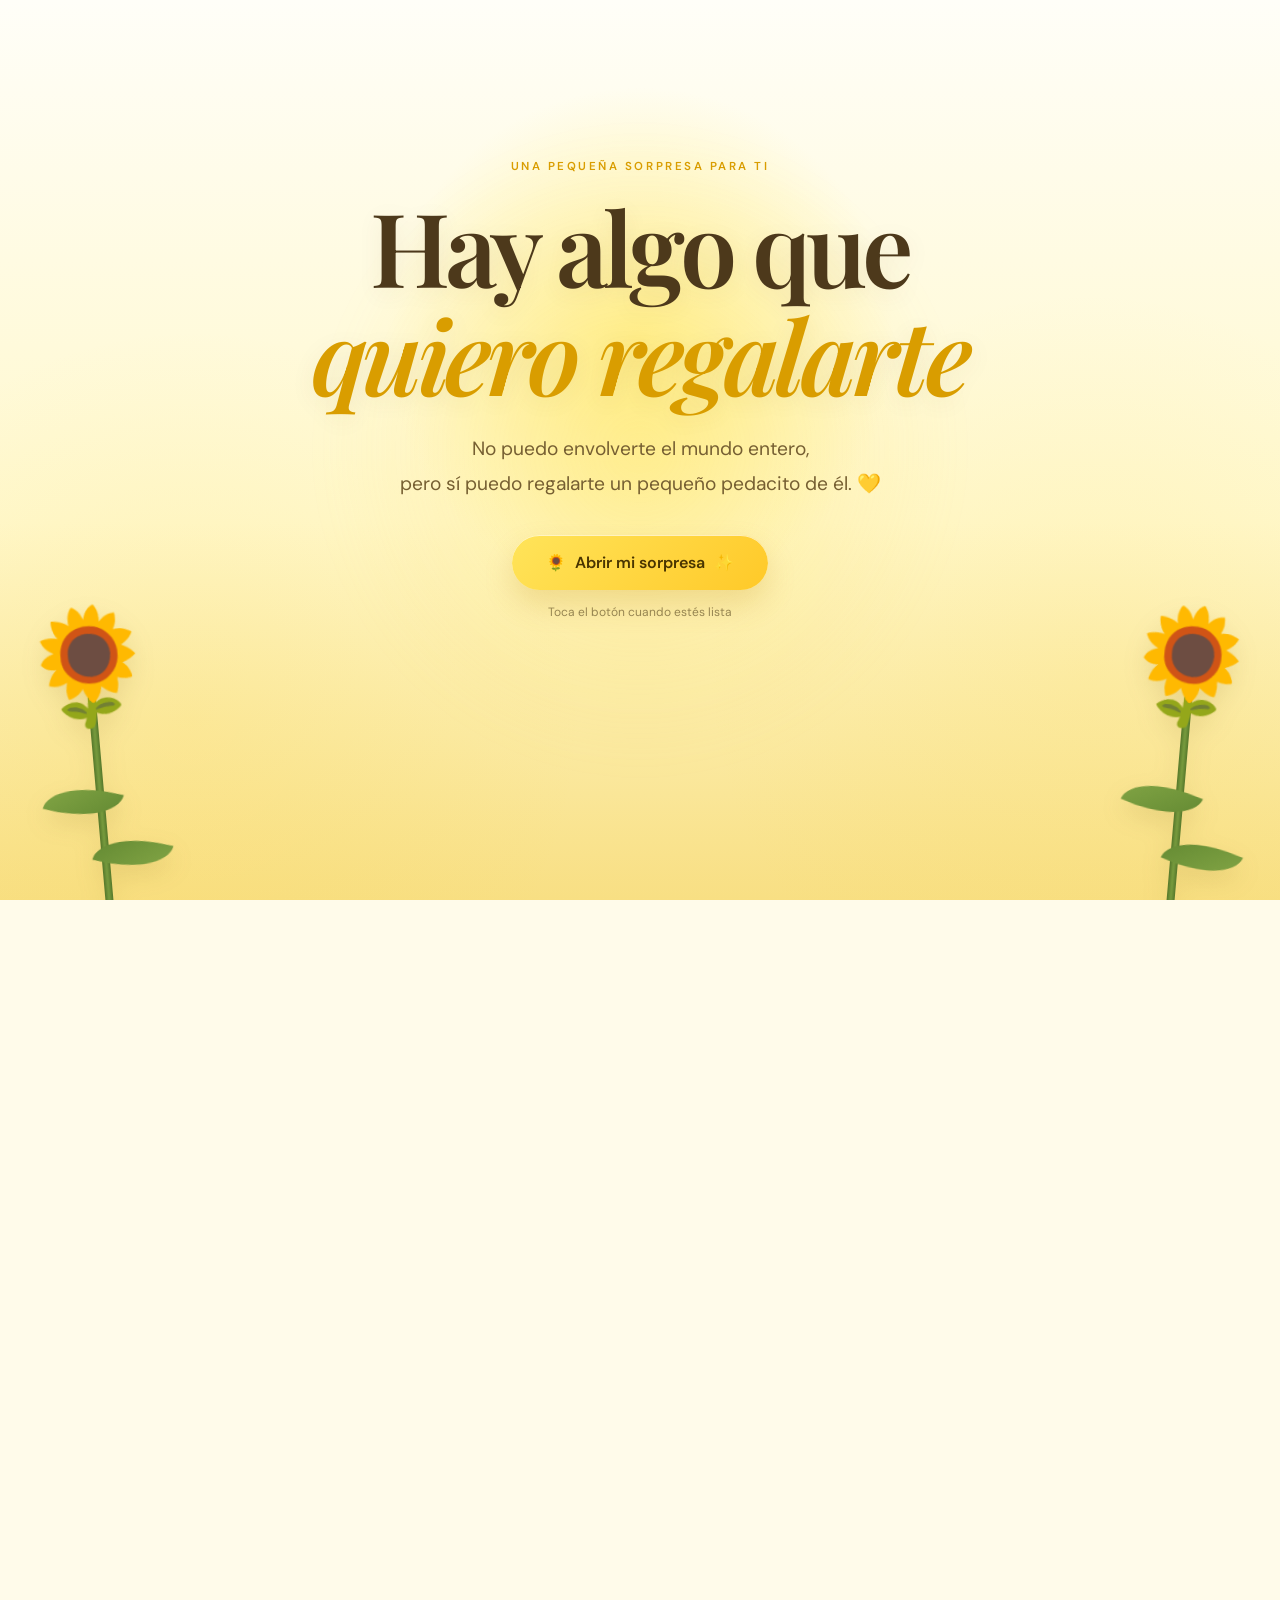
<file: index.html>
<!DOCTYPE html>
<html lang="es">
<head>
  <meta charset="UTF-8">
  <link rel="icon" href="imagens/icons.png">
  <meta name="viewport" content="width=device-width, initial-scale=1.0">
  <meta name="theme-color" content="#fff4a8">
  <meta name="description" content="Una pequeña sorpresa hecha especialmente para ti.">
  <title>Para ti 🌻</title>
   <link rel="stylesheet"
          href="static/css/style.css">
</head>
<body>
  <div class="petals" id="petals" aria-hidden="true"></div>

  <main class="hero" id="hero">
    <div class="sun-glow"></div>

    <div class="flower flower-left" aria-hidden="true">
      <span class="stem"></span>
      <span class="leaf leaf-a"></span>
      <span class="leaf leaf-b"></span>
      <span class="head">🌻</span>
    </div>

    <div class="flower flower-right" aria-hidden="true">
      <span class="stem"></span>
      <span class="leaf leaf-a"></span>
      <span class="leaf leaf-b"></span>
      <span class="head">🌻</span>
    </div>

    <section class="welcome">
      <p class="eyebrow">Una pequeña sorpresa para ti</p>
      <h1>Hay algo que<br><span>quiero regalarte</span></h1>
      <p class="intro">
        No puedo envolverte el mundo entero,<br>
        pero sí puedo regalarte un pequeño pedacito de él. 💛
      </p>

      <button class="surprise-btn" id="surpriseBtn">
        <span>🌻</span>
        Abrir mi sorpresa
        <span>✨</span>
      </button>

      <p class="hint">Toca el botón cuando estés lista</p>
    </section>
  </main>

  <section class="reveal" id="reveal" aria-hidden="true">
    <div class="reveal-card">
      <div class="mini-bouquet">🌻🌻🌻</div>
      <p class="eyebrow">Para ti, con cariño</p>
      <h2>Porque te mereces<br><span>flores amarillas</span></h2>
      <p>
        Esto apenas comienza... 💛<br>
        Hay más sorpresas esperándote.
      </p>
      <button class="continue-btn" id="continueCarta">Seguir 🌻</button>
    </div>
  </section>

  <script src="static/js/app.js"></script>
</body>
</html>
</file>
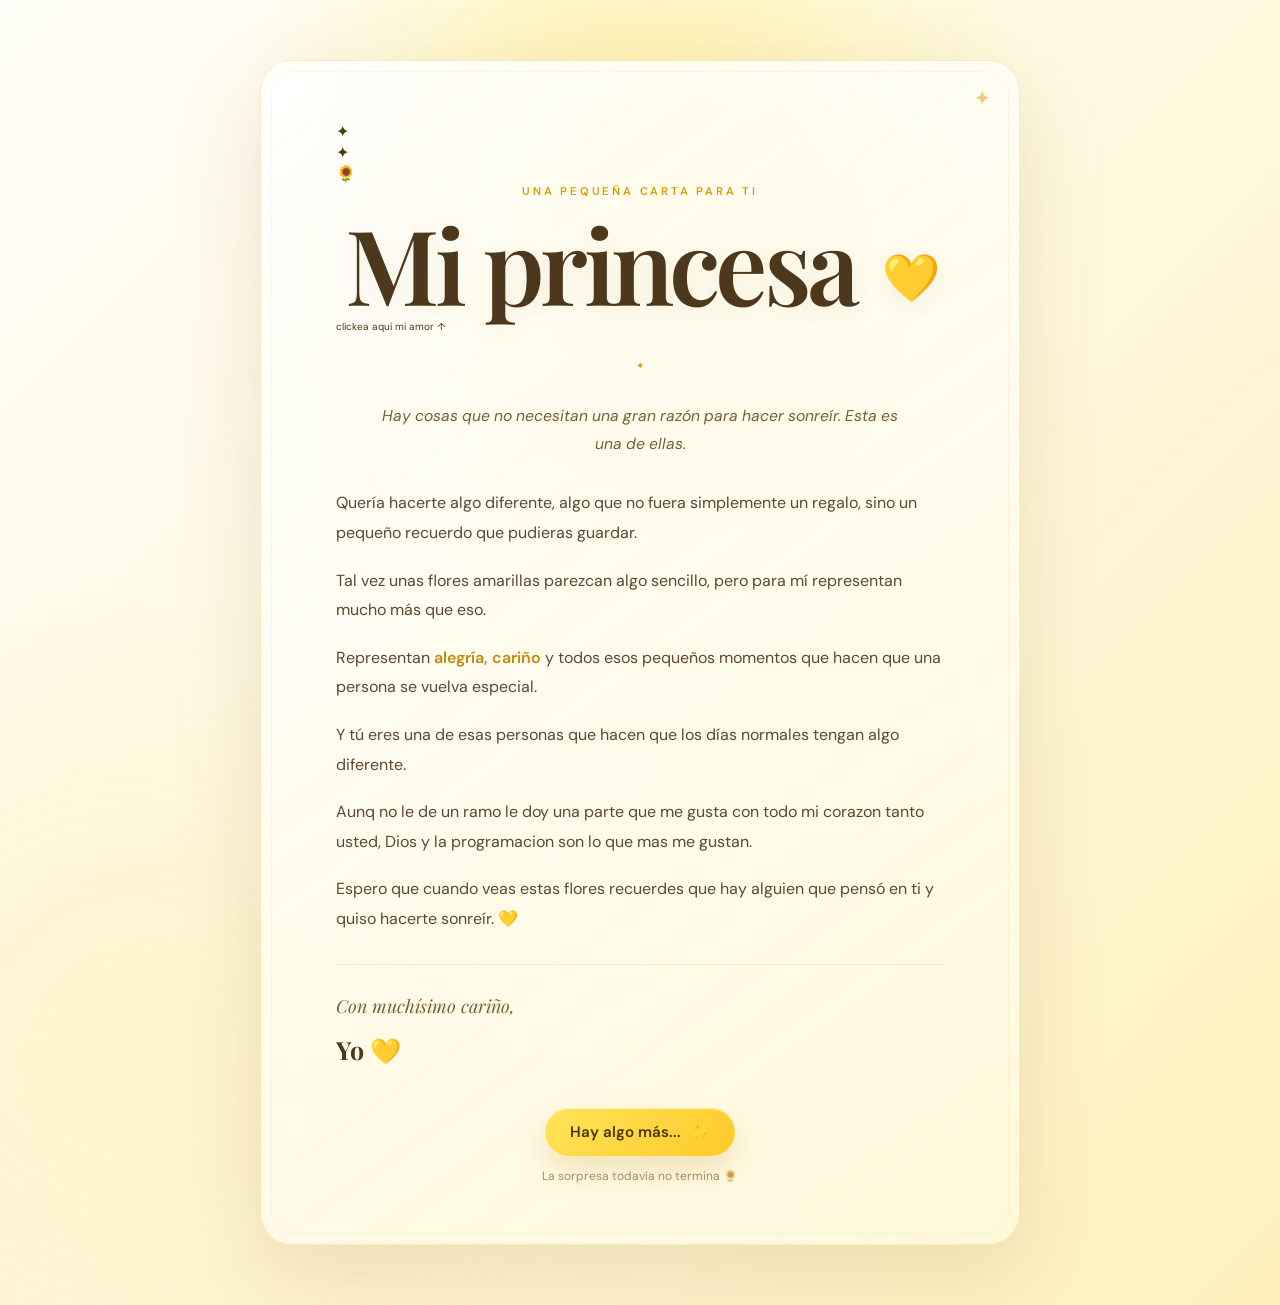
<file: carta.html>
<!DOCTYPE html>
<html lang="es">
<head>
    <meta charset="UTF-8">
    <link rel="icon" href="imagens/icons.png">
    <meta name="viewport" content="width=device-width, initial-scale=1.0">

    <meta name="theme-color" content="#fff7d6">
    <meta name="description" content="Una pequeña carta especial para ti.">

    <title>Para mi princesa 💛</title>

    <link rel="preconnect" href="https://fonts.googleapis.com">
    <link rel="preconnect" href="https://fonts.gstatic.com" crossorigin>

    <link href="https://fonts.googleapis.com/css2?family=DM+Sans:wght@400;500;600&family=Playfair+Display:wght@500;600&display=swap" rel="stylesheet">

    <link rel="stylesheet"
          href="static/css/style.css">
</head>

<body>

    <!-- Fondo -->
    
    <div class="background-glow"></div>
    <audio id="audio" loop preload="auto">
    <source src="assets/musica1.mp3" type="audio/mp3">
</audio>

    <main class="letter-page">

        <section class="letter-card">

            <!-- Decoraciones -->
            <div class="card-decoration decoration-top">✦</div>
            <div class="card-decoration decoration-bottom">✦</div>

            <header class="letter-header">
                
                <div class="little-flower" ">
                    🌻
                </div>
                </div>


                <p class="eyebrow">
                    UNA PEQUEÑA CARTA PARA TI
                </p>
                <div id="start-screen" class="hidden" style="display: none;"></div>
                <div id="start-heart" aria-hidden="true">
                <h1>
                    Mi princesa
                    <span class="title-heart">💛</span>
                </h1>
                </div>
                <div class="divider1">
                    <span>clickea aqui mi amor ↑</span>
                    
                </div>
                <div class="divider">
                    <span>✦</span>
                    
                </div>

                <p class="intro">
                    Hay cosas que no necesitan una gran razón
                    para hacer sonreír. Esta es una de ellas.
                </p>

            </header>


            <div class="letter-content">

                <p>
                    Quería hacerte algo diferente, algo que no fuera
                    simplemente un regalo, sino un pequeño recuerdo
                    que pudieras guardar.
                </p>

                <p>
                    Tal vez unas flores amarillas parezcan algo
                    sencillo, pero para mí representan mucho más
                    que eso.
                </p>

                <p>
                    Representan <span class="highlight">alegría, cariño</span>
                    y todos esos pequeños momentos que hacen que una
                    persona se vuelva especial.
                </p>

                <p>
                    Y tú eres una de esas personas que hacen que los
                    días normales tengan algo diferente.
                </p>
                <p>
                    Aunq no le de un ramo le doy una parte que me gusta
                    con todo mi corazon tanto usted, Dios y la programacion
                    son lo que mas me gustan.
                </p>
                <p>
                    Espero que cuando veas estas flores recuerdes
                    que hay alguien que pensó en ti y quiso
                    hacerte sonreír.
                    <span>💛</span>
                </p>

                <div class="signature">
                    <span>Con muchísimo cariño,</span>
                    <strong>Yo 💛</strong>
                </div>

            </div>


            <footer class="letter-footer">

                <button
                    type="button"
                    class="continue-btn"
                    id="continueBtn">

                    <span>Hay algo más...</span>
                    <span class="button-icon">✨</span>

                </button>

                <p class="small-hint">
                    La sorpresa todavía no termina 🌻
                </p>

            </footer>

        </section>

    </main>


    <!-- Pantalla de sorpresa -->
    <div class="surprise" id="surprise">

        <div class="surprise-card">

            <button class="close-btn" id="closeBtn">
                ×
            </button>

            <a href="agujero-negro-flor-amarillas.html" class="surprise-flower">
                🌻
            </a>

            <p class="surprise-small">
                Y esto es para ti...
            </p>

            <h2>
                Porque eres<br>
                <span>especial 💛</span>
            </h2>

            <p>
                Espero que esta pequeña sorpresa
                te haya sacado aunque sea una sonrisa.
            </p>

            <div class="surprise-hearts">
                🌻 💛 🌻
            </div>

        </div>

    </div>


    <script src="static/js/app.js"></script>

</body>
</html>
</file>
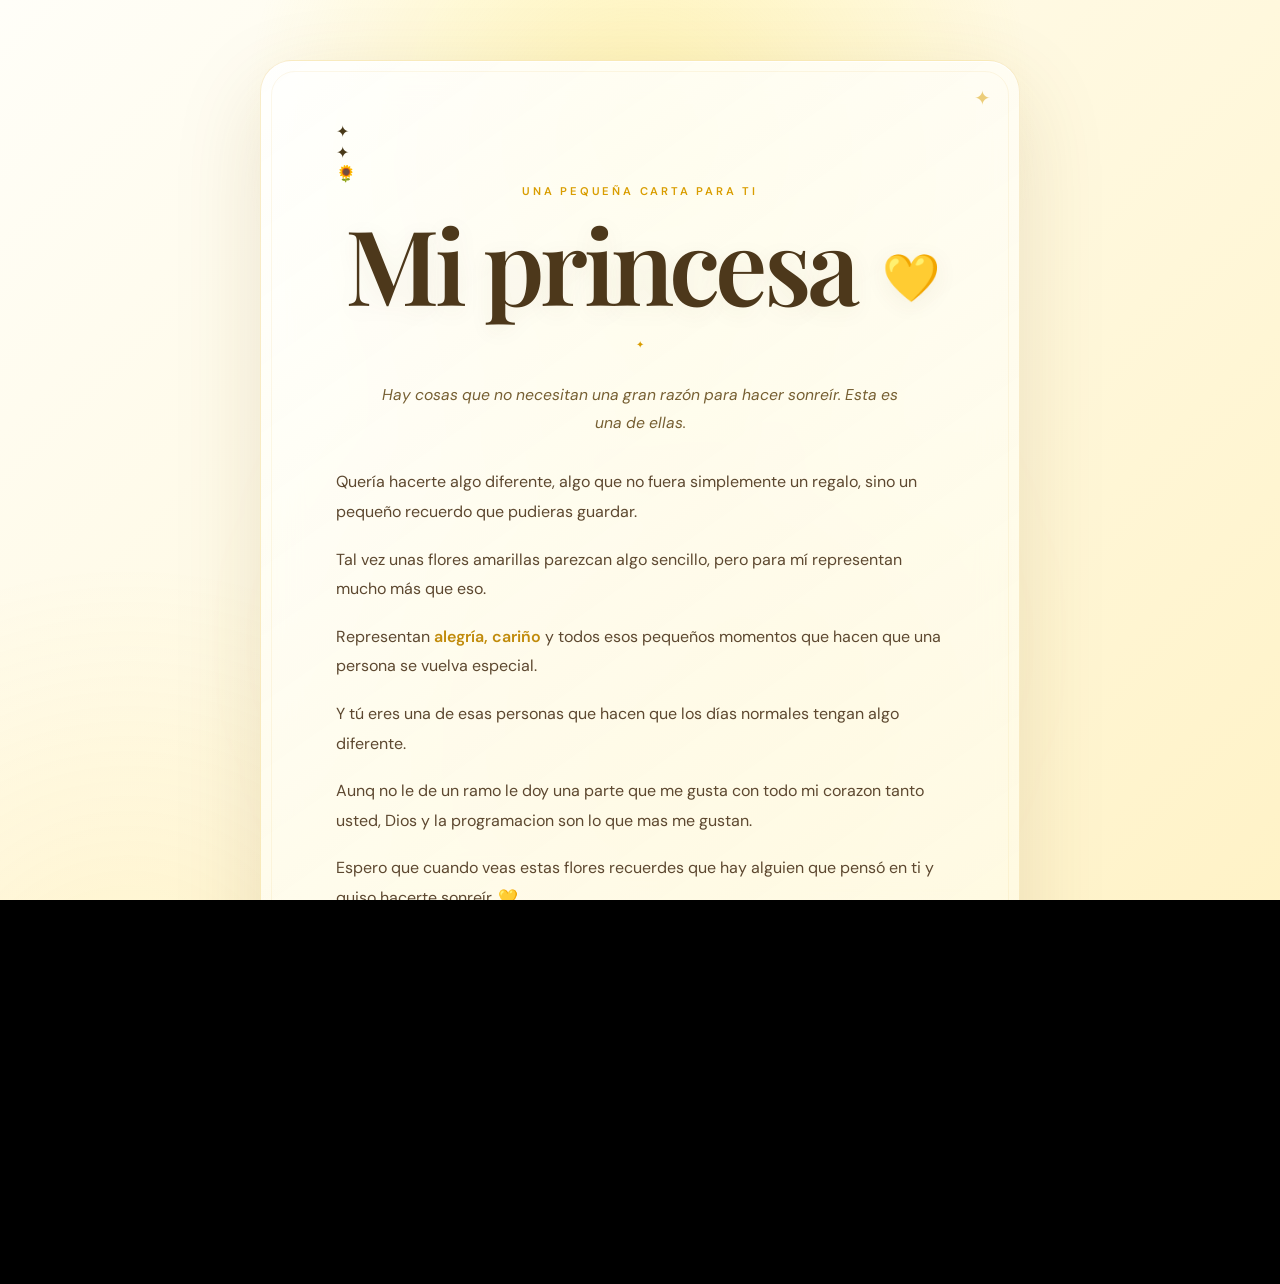
<file: templastes/carta.html>
<!DOCTYPE html>
<html lang="es">
<head>
    <meta charset="UTF-8">
    <link rel="icon" href="imagens/icons.png">
    <meta name="viewport" content="width=device-width, initial-scale=1.0">

    <meta name="theme-color" content="#fff7d6">
    <meta name="description" content="Una pequeña carta especial para ti.">

    <title>Para mi princesa 💛</title>

    <link rel="preconnect" href="https://fonts.googleapis.com">
    <link rel="preconnect" href="https://fonts.gstatic.com" crossorigin>

    <link href="https://fonts.googleapis.com/css2?family=DM+Sans:wght@400;500;600&family=Playfair+Display:wght@500;600&display=swap" rel="stylesheet">

    <link rel="stylesheet"
          href="static/css/style.css">
</head>

<body>

    <!-- Fondo -->
    <div class="background-glow"></div>


    <main class="letter-page">

        <section class="letter-card">

            <!-- Decoraciones -->
            <div class="card-decoration decoration-top">✦</div>
            <div class="card-decoration decoration-bottom">✦</div>

            <header class="letter-header">

                <div class="little-flower">
                    🌻
                </div>

                <p class="eyebrow">
                    UNA PEQUEÑA CARTA PARA TI
                </p>

                <h1>
                    Mi princesa
                    <span class="title-heart">💛</span>
                </h1>

                <div class="divider">
                    <span>✦</span>
                    
                </div>

                <p class="intro">
                    Hay cosas que no necesitan una gran razón
                    para hacer sonreír. Esta es una de ellas.
                </p>

            </header>


            <div class="letter-content">

                <p>
                    Quería hacerte algo diferente, algo que no fuera
                    simplemente un regalo, sino un pequeño recuerdo
                    que pudieras guardar.
                </p>

                <p>
                    Tal vez unas flores amarillas parezcan algo
                    sencillo, pero para mí representan mucho más
                    que eso.
                </p>

                <p>
                    Representan <span class="highlight">alegría, cariño</span>
                    y todos esos pequeños momentos que hacen que una
                    persona se vuelva especial.
                </p>

                <p>
                    Y tú eres una de esas personas que hacen que los
                    días normales tengan algo diferente.
                </p>
                <p>
                    Aunq no le de un ramo le doy una parte que me gusta
                    con todo mi corazon tanto usted, Dios y la programacion
                    son lo que mas me gustan.
                </p>
                <p>
                    Espero que cuando veas estas flores recuerdes
                    que hay alguien que pensó en ti y quiso
                    hacerte sonreír.
                    <span>💛</span>
                </p>

                <div class="signature">
                    <span>Con muchísimo cariño,</span>
                    <strong>Yo 💛</strong>
                </div>

            </div>


            <footer class="letter-footer">

                <button
                    type="button"
                    class="continue-btn"
                    id="continueBtn">

                    <span>Hay algo más...</span>
                    <span class="button-icon">✨</span>

                </button>

                <p class="small-hint">
                    La sorpresa todavía no termina 🌻
                </p>

            </footer>

        </section>

    </main>


    <!-- Pantalla de sorpresa -->
    <div class="surprise" id="surprise">

        <div class="surprise-card">

            <button class="close-btn" id="closeBtn">
                ×
            </button>

            <a href="agujero-negro-flor-amarillas.html" class="surprise-flower">
                🌻
            </a>

            <p class="surprise-small">
                Y esto es para ti...
            </p>

            <h2>
                Porque eres<br>
                <span>especial 💛</span>
            </h2>

            <p>
                Espero que esta pequeña sorpresa
                te haya sacado aunque sea una sonrisa.
            </p>

            <div class="surprise-hearts">
                🌻 💛 🌻
            </div>

        </div>

    </div>


    <script src="static/js/app.js"></script>

</body>
</html>
</file>
<file: static/css/style.css>
@import url('https://fonts.googleapis.com/css2?family=DM+Sans:wght@400;500;600&family=Playfair+Display:wght@500;600;700&display=swap');

/* =========================================================
   VARIABLES
========================================================= */

:root {
  --cream: #fffbea;
  --cream-light: #fffdf5;
  --yellow: #ffd83d;
  --yellow-soft: #fff1a8;
  --gold: #d99d00;

  --brown: #4d381b;
  --brown-light: #765f32;
  --text: #493918;

  --green: #688c35;

  --shadow:
    0 25px 70px rgba(111, 77, 22, .13);
}


/* =========================================================
   RESET GENERAL
========================================================= */

* {
  box-sizing: border-box;
  margin: 0;
  padding: 0;
}

html {
  scroll-behavior: smooth;
}

body {
  min-height: 100vh;

  overflow-x: hidden;

  background: var(--cream);

  color: var(--text);

  font-family: "DM Sans", sans-serif;
}


/* =========================================================
   =========================================================
   INDEX.HTML
   =========================================================
   ========================================================= */


/* ---------- HERO ---------- */

.hero {
  position: relative;

  min-height: 100vh;

  display: grid;
  place-items: center;

  overflow: hidden;

  isolation: isolate;

  background:
    radial-gradient(
      circle at 50% 38%,
      rgba(255, 233, 104, .58),
      transparent 30%
    ),
    radial-gradient(
      circle at 15% 80%,
      rgba(255, 211, 60, .14),
      transparent 30%
    ),
    radial-gradient(
      circle at 85% 75%,
      rgba(255, 211, 60, .12),
      transparent 30%
    ),
    linear-gradient(
      180deg,
      #fffef8 0%,
      #fff8cc 58%,
      #f8df83 100%
    );
}


/* ---------- BRILLO ---------- */

.sun-glow {
  position: absolute;

  width: 70vmin;
  height: 70vmin;

  border-radius: 50%;

  background:
    radial-gradient(
      circle,
      rgba(255, 220, 57, .28),
      rgba(255, 220, 57, .08) 50%,
      transparent 72%
    );

  filter: blur(15px);

  animation: breathe 5s ease-in-out infinite;

  pointer-events: none;
}


/* ---------- CONTENIDO INDEX ---------- */

.welcome {
  position: relative;

  z-index: 5;

  width: min(90%, 720px);

  padding: 40px 20px 160px;

  text-align: center;

  animation: rise .9s cubic-bezier(.2,.8,.2,1) both;
}


/* ---------- EYEBROW INDEX ---------- */

.hero .eyebrow {
  margin-bottom: 18px;

  color: var(--gold);

  font-size: .72rem;

  font-weight: 600;

  letter-spacing: .22em;

  text-transform: uppercase;
}


/* ---------- TITULOS INDEX ---------- */

.hero h1,
.reveal h2 {
  font-family: "Playfair Display", serif;

  line-height: 1.05;

  font-weight: 600;
}

.hero h1 {
  color: #4d391b;

  font-size:
    clamp(3rem, 8vw, 6.5rem);

  letter-spacing: -.045em;

  text-shadow:
    0 5px 25px rgba(105, 70, 0, .08);
}

.hero h1 span,
.reveal h2 span {
  color: var(--gold);

  font-style: italic;
}


/* ---------- CORAZON ---------- */

.hero h1 span {
  display: inline-block;

  animation: heartbeat 2s ease-in-out infinite;
}


/* ---------- INTRO INDEX ---------- */

.hero .intro {
  max-width: 570px;

  margin: 25px auto 34px;

  font-size:
    clamp(1rem, 2.5vw, 1.2rem);

  line-height: 1.8;

  color: var(--brown-light);
}


/* ---------- BOTONES ---------- */

.surprise-btn,
.continue-btn {
  position: relative;

  border: 0;

  cursor: pointer;

  overflow: hidden;

  color: #493500;

  background:
    linear-gradient(
      135deg,
      #ffe45a,
      #ffc928
    );

  box-shadow:
    0 14px 30px rgba(187, 132, 0, .2),
    inset 0 1px 0 rgba(255,255,255,.65);

  font-family: inherit;

  font-weight: 600;

  transition:
    transform .25s ease,
    box-shadow .25s ease;
}


/* brillo del boton */

.surprise-btn::before,
.continue-btn::before {
  content: "";

  position: absolute;

  top: 0;
  left: -100%;

  width: 60%;
  height: 100%;

  background:
    linear-gradient(
      90deg,
      transparent,
      rgba(255,255,255,.55),
      transparent
    );

  transform: skewX(-20deg);

  transition: left .6s ease;
}

.surprise-btn:hover::before,
.continue-btn:hover::before {
  left: 140%;
}


.surprise-btn {
  padding: 17px 29px;

  border-radius: 999px;

  font-size: 1rem;
}


.continue-btn {
  padding: 14px 25px;

  border-radius: 999px;

  font-size: .95rem;
}


.surprise-btn:hover,
.continue-btn:hover {
  transform:
    translateY(-4px)
    scale(1.02);

  box-shadow:
    0 20px 40px rgba(187, 132, 0, .3);
}


.surprise-btn:active,
.continue-btn:active {
  transform: scale(.97);
}


.surprise-btn span {
  margin: 0 5px;
}


/* ---------- HINT ---------- */

.hero .hint {
  margin-top: 14px;

  color: rgba(73, 57, 24, .58);

  font-size: .75rem;
}


/* =========================================================
   FLORES INDEX
========================================================= */

.hero .flower {
  position: absolute;

  z-index: 2;

  bottom: -18px;

  width: 170px;
  height: 330px;

  transform-origin: bottom center;

  animation: sway 5s ease-in-out infinite;

  filter:
    drop-shadow(
      0 10px 12px rgba(105,70,0,.12)
    );
}


.hero .flower-left {
  left: 2%;

  transform: rotate(-5deg);
}


.hero .flower-right {
  right: 2%;

  transform: rotate(5deg);

  animation-delay: -2s;
}


.hero .head {
  position: absolute;

  top: 5px;
  left: 50%;

  transform: translateX(-50%);

  font-size: 7rem;
}


.hero .stem {
  position: absolute;

  top: 100px;
  left: 50%;

  width: 8px;
  height: 250px;

  border-radius: 10px;

  background:
    linear-gradient(
      90deg,
      #55772a,
      #789c3e,
      #55772a
    );

  transform: translateX(-50%);
}


.hero .leaf {
  position: absolute;

  width: 75px;
  height: 34px;

  background:
    linear-gradient(
      135deg,
      #86a847,
      #5f8630
    );

  border-radius: 100% 0 100% 0;
}


.hero .leaf-a {
  top: 195px;
  left: 30px;

  transform: rotate(20deg);
}


.hero .leaf-b {
  top: 250px;
  right: 20px;

  transform: rotate(200deg);
}


/* =========================================================
   PETALOS
========================================================= */

.petals {
  position: absolute;

  inset: 0;

  z-index: 8;

  pointer-events: none;

  overflow: hidden;
}


.petal {
  position: absolute;

  top: -30px;

  font-size: 1.1rem;

  opacity: .75;

  animation:
    fall linear forwards;
}


/* =========================================================
   REVEAL DEL INDEX
========================================================= */

.reveal {
  position: relative;

  min-height: 100vh;

  display: grid;

  place-items: center;

  padding: 40px 20px;

  overflow: hidden;

  background:
    radial-gradient(
      circle at 50% 20%,
      rgba(255, 238, 134, .5),
      transparent 35%
    ),
    linear-gradient(
      180deg,
      #f8df83,
      #fff9dc
    );

  opacity: 0;

  visibility: hidden;

  transform: translateY(30px);

  transition:
    opacity .8s ease,
    transform .8s ease,
    visibility .8s;
}


.reveal.show {
  opacity: 1;

  visibility: visible;

  transform: translateY(0);
}


.reveal-card {
  position: relative;

  width: min(92%, 650px);

  padding:
    clamp(35px, 8vw, 70px);

  text-align: center;

  border:
    1px solid rgba(217,157,0,.18);

  border-radius: 32px;

  background:
    rgba(255, 253, 241, .82);

  box-shadow:
    var(--shadow);

  backdrop-filter: blur(14px);

  -webkit-backdrop-filter: blur(14px);
}


.reveal-card::before {
  content: "";

  position: absolute;

  inset: 10px;

  border:
    1px solid rgba(217,157,0,.08);

  border-radius: 24px;

  pointer-events: none;
}


.mini-bouquet {
  position: relative;

  z-index: 2;

  margin-bottom: 20px;

  font-size: 3rem;

  animation:
    float 3s ease-in-out infinite;
}


.reveal h2 {
  position: relative;

  z-index: 2;

  color: var(--brown);

  font-size:
    clamp(2.5rem, 7vw, 5rem);
}


.reveal-card > p:not(.eyebrow) {
  position: relative;

  z-index: 2;

  max-width: 480px;

  margin: 25px auto;

  color: var(--brown-light);

  line-height: 1.8;
}


/* =========================================================
   =========================================================
   CARTA.HTML
   =========================================================
   ========================================================= */


/* ---------- PAGINA ---------- */

.letter-page {
    position: relative;
    width: 100%;
    min-height: 150vh !important;
    height: auto !important;

    display: flex;
    align-items: flex-start;
    justify-content: center;

    padding: 60px 20px;

    overflow: visible !important;

    background:
        radial-gradient(
            circle at 50% 10%,
            rgba(255, 232, 106, .42),
            transparent 30%
        ),
        radial-gradient(
            circle at 10% 80%,
            rgba(255, 210, 55, .12),
            transparent 30%
        ),
        linear-gradient(
            135deg,
            #fffef8,
            #fff8dd,
            #fff0bd
        );
}


/* brillo de fondo de la carta */

.letter-page::before {
  content: "";

  position: absolute;

  width: 550px;
  height: 550px;

  border-radius: 50%;

  background:
    rgba(255, 215, 61, .12);

  filter: blur(80px);

  pointer-events: none;
}


/* ---------- TARJETA ---------- */

.letter-card {
  position: relative;

  z-index: 5;

  width: min(760px, 100%);

  padding:
    60px
    clamp(28px, 7vw, 75px);

  border:
    1px solid rgba(217, 157, 0, .18);

  border-radius: 32px;

  background:
    linear-gradient(
      145deg,
      rgba(255,255,255,.88),
      rgba(255,250,224,.78)
    );

  box-shadow:
    0 30px 90px rgba(111,77,22,.14),
    inset 0 1px 0 rgba(255,255,255,.9);

  backdrop-filter: blur(18px);

  -webkit-backdrop-filter: blur(18px);

  animation:
    letterAppear .9s cubic-bezier(.2,.8,.2,1) both;
}


/* borde interior */

.letter-card::before {
  content: "";

  position: absolute;

  inset: 10px;

  border:
    1px solid rgba(217,157,0,.08);

  border-radius: 24px;

  pointer-events: none;
}


/* ---------- DECORACIONES ---------- */

.letter-card::after {
  content: "✦";

  position: absolute;

  top: 24px;
  right: 28px;

  color: rgba(217,157,0,.5);

  font-size: 20px;
}


.letter-header,
.letter-content,
.letter-footer {
  position: relative;

  z-index: 2;
}


/* ---------- FLOR DE ARRIBA ---------- */

.letter-flower {
  margin-bottom: 12px;

  text-align: center;

  font-size: 42px;

  animation:
    flowerPulse 2.5s ease-in-out infinite;
}


/* ---------- EYEBROW CARTA ---------- */

.letter-header .eyebrow {
  margin-bottom: 14px;

  color: var(--gold);

  font-size: .7rem;

  font-weight: 600;

  letter-spacing: .25em;

  text-align: center;

  text-transform: uppercase;
}


/* ---------- TITULO CARTA ---------- */

.letter-header h1 {
  margin: 0;

  color: var(--brown);

  font-family: "Playfair Display", serif;

  font-size:
    clamp(3.4rem, 9vw, 6.5rem);

  font-weight: 600;

  line-height: .98;

  letter-spacing: -.045em;

  text-align: center;

  text-shadow:
    0 5px 25px rgba(105,70,0,.07);
}


/* corazón del titulo */

.letter-header h1 > span {
  display: inline-block;

  margin-left: 7px;

  font-family: sans-serif;

  font-size: .45em;

  vertical-align: middle;

  animation:
    heartbeat 2s ease-in-out infinite;
}


/* ---------- DIVISOR ---------- */

.letter-header .divider {
  display: flex;

  align-items: center;

  justify-content: center;

  gap: 12px;

  margin: 24px 0 30px;

  color: var(--gold);
}


.letter-header .divider span:first-child,
.letter-header .divider span:last-child {
  font-size: 10px;
}
.letter-header .divider1 span:first-child {
  font-size: 10px;
}

.letter-header .divider span:nth-child(2) {
  font-size: 18px;
}


/* =========================================================
   IMPORTANTE:
   Si carta.html tiene .intro, NO usar el .intro del index.
========================================================= */

.letter-header .intro {
  max-width: 520px;

  margin: 0 auto;

  color: var(--brown-light);

  font-size: .98rem;

  line-height: 1.8;

  text-align: center;

  font-style: italic;
}


/* =========================================================
   CONTENIDO DE LA CARTA
========================================================= */

.letter-content {
  margin-top: 30px;

  color: #5d4830;

  font-size: 16px;

  line-height: 1.85;
}


.letter-content p {
  margin-bottom: 18px;
}


.letter-content p:last-child {
  margin-bottom: 0;
}


/* palabras destacadas */

.letter-content .highlight {
  color: #c18b0b;

  font-weight: 600;
}


/* =========================================================
   FIRMA
========================================================= */

.signature {
  margin-top: 30px;

  padding-top: 25px;

  border-top:
    1px solid rgba(217,157,0,.16);

  display: flex;

  flex-direction: column;

  gap: 4px;
}


.signature span {
  color: var(--brown-light);

  font-family: "Playfair Display", serif;

  font-size: 18px;

  font-style: italic;
}


.signature strong {
  color: var(--brown);

  font-family: "Playfair Display", serif;

  font-size: 25px;
}


/* =========================================================
   FOOTER CARTA
========================================================= */

.letter-footer {
  margin-top: 35px;

  text-align: center;
}


.letter-footer .continue-btn {
  display: inline-flex;

  align-items: center;

  justify-content: center;

  gap: 10px;
}


.button-icon {
  transition:
    transform .3s ease;
}


.continue-btn:hover .button-icon {
  transform:
    rotate(15deg)
    scale(1.2);
}


.small-hint {
  margin-top: 12px;

  color: rgba(73,57,24,.55);

  font-size: .75rem;
}


/* =========================================================
   FLORES FLOTANTES DE CARTA
========================================================= */

.letter-page .floating-flower {
  position: absolute;

  z-index: 1;

  pointer-events: none;

  user-select: none;

  opacity: .7;

  font-size: 28px;

  animation:
    letterFloat 5s ease-in-out infinite;
}


.letter-page .flower-1 {
  top: 8%;
  left: 7%;
}


.letter-page .flower-2 {
  top: 20%;
  right: 8%;

  animation-delay: -1.5s;
}


.letter-page .flower-3 {
  bottom: 12%;
  left: 9%;

  animation-delay: -3s;
}


.letter-page .flower-4 {
  bottom: 18%;
  right: 7%;

  animation-delay: -4s;
}


/* =========================================================
   ANIMACIONES
========================================================= */

@keyframes rise {
  from {
    opacity: 0;

    transform:
      translateY(25px)
      scale(.98);
  }

  to {
    opacity: 1;

    transform:
      translateY(0)
      scale(1);
  }
}


@keyframes letterAppear {
  from {
    opacity: 0;

    transform:
      translateY(30px)
      scale(.97);
  }

  to {
    opacity: 1;

    transform:
      translateY(0)
      scale(1);
  }
}


@keyframes breathe {
  0%,
  100% {
    transform: scale(1);

    opacity: .65;
  }

  50% {
    transform: scale(1.08);

    opacity: .9;
  }
}


@keyframes sway {
  0%,
  100% {
    margin-left: 0;

    transform: rotate(-5deg);
  }

  50% {
    margin-left: 8px;

    transform: rotate(-2deg);
  }
}


@keyframes float {
  0%,
  100% {
    transform: translateY(0);
  }

  50% {
    transform: translateY(-9px);
  }
}


@keyframes heartbeat {
  0%,
  100% {
    transform: scale(1);
  }

  10% {
    transform: scale(1.12);
  }

  20% {
    transform: scale(1);
  }

  30% {
    transform: scale(1.08);
  }

  40% {
    transform: scale(1);
  }
}


@keyframes flowerPulse {
  0%,
  100% {
    transform: scale(1);
  }

  50% {
    transform: scale(1.1);
  }
}


@keyframes letterFloat {
  0%,
  100% {
    transform:
      translateY(0)
      rotate(-5deg);
  }

  50% {
    transform:
      translateY(-14px)
      rotate(5deg);
  }
}


@keyframes fall {
  to {
    transform:
      translate3d(var(--drift), 110vh, 0)
      rotate(420deg);

    opacity: 0;
  }
}


/* =========================================================
   RESPONSIVE
========================================================= */

@media (max-width: 650px) {

  /* INDEX */

  .welcome {
    width: 94%;

    padding:
      35px
      15px
      120px;
  }

  .hero .eyebrow {
    font-size: .62rem;

    letter-spacing: .18em;
  }

  .hero h1 {
    font-size:
      clamp(3rem, 15vw, 5rem);
  }

  .hero .intro {
    font-size: .98rem;

    line-height: 1.7;
  }

  .hero .intro br {
    display: none;
  }

  .hero .flower {
    opacity: .5;

    transform: scale(.7);
  }

  .hero .flower-left {
    left: -50px;
  }

  .hero .flower-right {
    right: -50px;
  }


  /* CARTA */

  .letter-page {
    padding:
      30px
      14px;
  }

  .letter-card {
    width: 100%;

    padding:
      42px
      22px;

    border-radius: 26px;
  }

  .letter-card::before {
    inset: 7px;

    border-radius: 20px;
  }

  .letter-header h1 {
    font-size:
      clamp(
        3rem,
        14vw,
        5rem
      );
  }

  .letter-header .eyebrow {
    font-size: .58rem;

    letter-spacing: .18em;
  }

  .letter-content {
    font-size: 15px;

    line-height: 1.8;
  }

  .letter-page .floating-flower {
    opacity: .45;

    font-size: 22px;
  }

  .letter-page .flower-1 {
    left: 3%;
  }

  .letter-page .flower-2 {
    right: 3%;
  }

  .letter-page .flower-3 {
    left: 4%;
  }

  .letter-page .flower-4 {
    right: 4%;
  }


  /* REVEAL */

  .reveal {
    padding: 25px 14px;
  }

  .reveal-card {
    width: 96%;

    padding:
      45px 25px;

    border-radius: 27px;
  }

  .reveal h2 {
    font-size:
      clamp(
        2.5rem,
        13vw,
        4rem
      );
  }
}


/* =========================================================
   PANTALLAS PEQUEÑAS
========================================================= */

@media (max-width: 380px) {

  .letter-card {
    padding:
      35px
      18px;
  }

  .letter-header h1 {
    font-size: 2.8rem;
  }

  .hero h1 {
    font-size: 2.8rem;
  }

  .surprise-btn {
    padding:
      15px
      22px;
  }
}


/* =========================================================
   REDUCIR ANIMACIONES
========================================================= */

@media (prefers-reduced-motion: reduce) {

  *,
  *::before,
  *::after {
    animation-duration: .01ms !important;

    animation-iteration-count: 1 !important;

    transition-duration: .01ms !important;

    scroll-behavior: auto !important;
  }
}
/* =========================================================
   SORPRESA FINAL
========================================================= */

.surprise {
  position: fixed;
  inset: 0;

  z-index: 1000;

  display: flex;
  align-items: center;
  justify-content: center;

  padding: 20px;

  background: rgba(58, 40, 17, .45);

  backdrop-filter: blur(10px);
  -webkit-backdrop-filter: blur(10px);

  opacity: 0;
  visibility: hidden;

  transition:
    opacity .45s ease,
    visibility .45s ease;
}


/* Cuando está abierta */

.surprise.show,
.surprise.active {
  opacity: 1;
  visibility: visible;
}


/* =========================================================
   TARJETA
========================================================= */

.surprise-card {
  position: relative;

  width: min(92%, 500px);

  padding: 55px 35px 45px;

  text-align: center;

  border: 1px solid rgba(217, 157, 0, .2);

  border-radius: 32px;

  background:
    linear-gradient(
      145deg,
      rgba(255, 255, 255, .96),
      rgba(255, 248, 211, .94)
    );

  box-shadow:
    0 35px 100px rgba(67, 45, 12, .25),
    inset 0 1px 0 rgba(255,255,255,.9);

  transform:
    translateY(25px)
    scale(.88);

  transition:
    transform .55s cubic-bezier(.17,.67,.25,1.2);
}


/* Animación al abrir */

.surprise.show .surprise-card,
.surprise.active .surprise-card {
  transform:
    translateY(0)
    scale(1);
}


/* Borde interior */

.surprise-card::before {
  content: "";

  position: absolute;

  inset: 10px;

  border:
    1px solid rgba(217,157,0,.1);

  border-radius: 24px;

  pointer-events: none;
}


/* =========================================================
   BOTÓN CERRAR
========================================================= */

.close-btn {
  position: absolute;

  top: 15px;
  right: 17px;

  z-index: 5;

  width: 38px;
  height: 38px;

  display: grid;
  place-items: center;

  border: none;

  border-radius: 50%;

  background:
    rgba(111, 77, 22, .07);

  color: var(--brown);

  font-family: Arial, sans-serif;

  font-size: 25px;
  font-weight: 300;

  line-height: 1;

  cursor: pointer;

  transition:
    transform .25s ease,
    background .25s ease;
}


.close-btn:hover {
  background:
    rgba(217, 157, 0, .15);

  transform:
    rotate(90deg)
    scale(1.08);
}


.close-btn:active {
  transform:
    rotate(90deg)
    scale(.95);
}


/* =========================================================
   FLOR
========================================================= */

.surprise-flower {
  position: relative;

  z-index: 2;

  margin-bottom: 17px;

  font-size: 64px;

  filter:
    drop-shadow(
      0 10px 10px rgba(105,70,0,.12)
    );

  animation:
    surpriseFlower 2.8s ease-in-out infinite;
}


/* =========================================================
   TEXTO PEQUEÑO
========================================================= */

.surprise-small {
  position: relative;

  z-index: 2;

  margin-bottom: 12px;

  color: var(--gold);

  font-size: .7rem;

  font-weight: 600;

  letter-spacing: .22em;

  text-transform: uppercase;
}


/* =========================================================
   TITULO
========================================================= */

.surprise-card h2 {
  position: relative;

  z-index: 2;

  margin: 0;

  color: var(--brown);

  font-family: "Playfair Display", serif;

  font-size:
    clamp(2.7rem, 8vw, 4.5rem);

  font-weight: 600;

  line-height: 1;

  letter-spacing: -.035em;
}


.surprise-card h2 span {
  color: var(--gold);

  font-style: italic;
}


/* =========================================================
   TEXTO PRINCIPAL
========================================================= */

.surprise-card > p:not(.surprise-small) {
  position: relative;

  z-index: 2;

  max-width: 390px;

  margin: 25px auto 0;

  color: var(--brown-light);

  font-size: .98rem;

  line-height: 1.8;
}


/* =========================================================
   CORAZONES
========================================================= */

.surprise-hearts {
  position: relative;

  z-index: 2;

  margin-top: 25px;

  color: var(--gold);

  font-size: 22px;

  letter-spacing: 7px;

  animation:
    heartsFloat 3s ease-in-out infinite;
}


/* =========================================================
   BRILLO DECORATIVO
========================================================= */

.surprise-card::after {
  content: "✦";

  position: absolute;

  top: 23px;
  left: 27px;

  color: rgba(217,157,0,.4);

  font-size: 18px;
}


/* =========================================================
   ANIMACIONES
========================================================= */

@keyframes surpriseFlower {

  0%,
  100% {
    transform:
      translateY(0)
      rotate(-3deg);
  }

  50% {
    transform:
      translateY(-8px)
      rotate(3deg);
  }
}


@keyframes heartsFloat {

  0%,
  100% {
    transform: translateY(0);
  }

  50% {
    transform: translateY(-5px);
  }
}


/* =========================================================
   CELULAR
========================================================= */

@media (max-width: 600px) {

  .surprise {
    padding: 15px;
  }

  .surprise-card {
    width: 100%;

    padding:
      52px
      25px
      40px;

    border-radius: 27px;
  }

  .surprise-card::before {
    inset: 7px;

    border-radius: 20px;
  }

  .surprise-flower {
    font-size: 55px;
  }

  .surprise-small {
    font-size: .6rem;

    letter-spacing: .18em;
  }

  .surprise-card h2 {
    font-size:
      clamp(2.5rem, 13vw, 3.7rem);
  }

  .surprise-card > p:not(.surprise-small) {
    font-size: .92rem;
  }

  .close-btn {
    top: 13px;
    right: 14px;
  }
}
/* =========================================
   VENTANA EMERGENTE
========================================= */

.surprise {
    position: fixed;
    inset: 0;

    z-index: 9999;

    display: flex;
    align-items: center;
    justify-content: center;

    padding: 20px;

    background: rgba(50, 35, 10, 0.45);

    backdrop-filter: blur(8px);
    -webkit-backdrop-filter: blur(8px);

    opacity: 0;
    visibility: hidden;
    pointer-events: none;

    transition:
        opacity 0.4s ease,
        visibility 0.4s ease;
}


/* Cuando se abre */

.surprise.show {
    opacity: 1;
    visibility: visible;
    pointer-events: auto;
}


/* =========================================
   TARJETA
========================================= */

.surprise-card {
    position: relative;

    width: min(500px, 92%);

    padding: 55px 35px 45px;

    text-align: center;

    border-radius: 30px;

    background:
        linear-gradient(
            145deg,
            #fffefa,
            #fff7d5
        );

    border: 1px solid rgba(217, 157, 0, 0.2);

    box-shadow:
        0 30px 80px rgba(70, 45, 10, 0.3);

    transform: translateY(30px) scale(0.85);

    transition:
        transform 0.5s
        cubic-bezier(.17,.67,.25,1.2);
}


/* Animación de entrada */

.surprise.show .surprise-card {
    transform:
        translateY(0)
        scale(1);
}


/* =========================================
   BOTÓN CERRAR
========================================= */

.close-btn {
    position: absolute;

    top: 15px;
    right: 15px;

    width: 38px;
    height: 38px;

    border: none;
    border-radius: 50%;

    background: rgba(111, 77, 22, 0.08);

    color: #6f4d16;

    font-size: 25px;

    cursor: pointer;

    transition:
        transform 0.25s ease,
        background 0.25s ease;
}

.close-btn:hover {
    background: rgba(217, 157, 0, 0.16);

    transform:
        rotate(90deg)
        scale(1.1);
}


/* =========================================
   FLOR
========================================= */

.surprise-flower {
    font-size: 65px;

    margin-bottom: 15px;

    animation:
        popupFlower 3s ease-in-out infinite;
}


/* =========================================
   TEXTO
========================================= */

.surprise-small {
    margin-bottom: 12px;

    color: #d99d00;

    font-size: .7rem;

    font-weight: 600;

    letter-spacing: .2em;

    text-transform: uppercase;
}


.surprise-card h2 {
    font-family: "Playfair Display", serif;

    font-size:
        clamp(2.5rem, 7vw, 4rem);

    line-height: 1;

    color: #493918;
}


.surprise-card h2 span {
    color: #d99d00;

    font-style: italic;
}


.surprise-card > p:not(.surprise-small) {
    margin: 25px auto 0;

    max-width: 380px;

    color: #765f32;

    line-height: 1.8;
}


/* =========================================
   DECORACIÓN
========================================= */

.surprise-hearts {
    margin-top: 25px;

    font-size: 21px;

    letter-spacing: 6px;

    animation:
        popupFlower 3s ease-in-out infinite;
}


/* =========================================
   ANIMACIÓN
========================================= */

@keyframes popupFlower {

    0%,
    100% {
        transform: translateY(0) rotate(-3deg);
    }

    50% {
        transform: translateY(-8px) rotate(3deg);
    }
}


/* =========================================
   MÓVIL
========================================= */

@media (max-width: 600px) {

    .surprise {
        padding: 15px;
    }

    .surprise-card {
        padding: 50px 25px 40px;
        border-radius: 25px;
    }

    .surprise-flower {
        font-size: 55px;
    }
}
.surprise-flower {
    text-decoration: none;
    cursor: pointer;
    display: inline-block;
}
html {
    overflow-y: scroll !important;
}

body {
    height: auto !important;
    min-height: 100vh !important;
    overflow-x: hidden !important;
    overflow-y: auto !important;
}

.letter-page {
    width: 100%;
    min-height: 100vh !important;
    height: auto !important;
    overflow: visible !important;
}
</file>
<file: templastes/static/css/style.css>
@import url('https://fonts.googleapis.com/css2?family=DM+Sans:wght@400;500;600&family=Playfair+Display:wght@500;600;700&display=swap');

/* =========================================================
   VARIABLES
========================================================= */

:root {
  --cream: #fffbea;
  --cream-light: #fffdf5;
  --yellow: #ffd83d;
  --yellow-soft: #fff1a8;
  --gold: #d99d00;

  --brown: #4d381b;
  --brown-light: #765f32;
  --text: #493918;

  --green: #688c35;

  --shadow:
    0 25px 70px rgba(111, 77, 22, .13);
}


/* =========================================================
   RESET GENERAL
========================================================= */

* {
  box-sizing: border-box;
  margin: 0;
  padding: 0;
}

html {
  scroll-behavior: smooth;
}

body {
  min-height: 100vh;

  overflow-x: hidden;

  background: var(--cream);

  color: var(--text);

  font-family: "DM Sans", sans-serif;
}


/* =========================================================
   =========================================================
   INDEX.HTML
   =========================================================
   ========================================================= */


/* ---------- HERO ---------- */

.hero {
  position: relative;

  min-height: 100vh;

  display: grid;
  place-items: center;

  overflow: hidden;

  isolation: isolate;

  background:
    radial-gradient(
      circle at 50% 38%,
      rgba(255, 233, 104, .58),
      transparent 30%
    ),
    radial-gradient(
      circle at 15% 80%,
      rgba(255, 211, 60, .14),
      transparent 30%
    ),
    radial-gradient(
      circle at 85% 75%,
      rgba(255, 211, 60, .12),
      transparent 30%
    ),
    linear-gradient(
      180deg,
      #fffef8 0%,
      #fff8cc 58%,
      #f8df83 100%
    );
}


/* ---------- BRILLO ---------- */

.sun-glow {
  position: absolute;

  width: 70vmin;
  height: 70vmin;

  border-radius: 50%;

  background:
    radial-gradient(
      circle,
      rgba(255, 220, 57, .28),
      rgba(255, 220, 57, .08) 50%,
      transparent 72%
    );

  filter: blur(15px);

  animation: breathe 5s ease-in-out infinite;

  pointer-events: none;
}


/* ---------- CONTENIDO INDEX ---------- */

.welcome {
  position: relative;

  z-index: 5;

  width: min(90%, 720px);

  padding: 40px 20px 160px;

  text-align: center;

  animation: rise .9s cubic-bezier(.2,.8,.2,1) both;
}


/* ---------- EYEBROW INDEX ---------- */

.hero .eyebrow {
  margin-bottom: 18px;

  color: var(--gold);

  font-size: .72rem;

  font-weight: 600;

  letter-spacing: .22em;

  text-transform: uppercase;
}


/* ---------- TITULOS INDEX ---------- */

.hero h1,
.reveal h2 {
  font-family: "Playfair Display", serif;

  line-height: 1.05;

  font-weight: 600;
}

.hero h1 {
  color: #4d391b;

  font-size:
    clamp(3rem, 8vw, 6.5rem);

  letter-spacing: -.045em;

  text-shadow:
    0 5px 25px rgba(105, 70, 0, .08);
}

.hero h1 span,
.reveal h2 span {
  color: var(--gold);

  font-style: italic;
}


/* ---------- CORAZON ---------- */

.hero h1 span {
  display: inline-block;

  animation: heartbeat 2s ease-in-out infinite;
}


/* ---------- INTRO INDEX ---------- */

.hero .intro {
  max-width: 570px;

  margin: 25px auto 34px;

  font-size:
    clamp(1rem, 2.5vw, 1.2rem);

  line-height: 1.8;

  color: var(--brown-light);
}


/* ---------- BOTONES ---------- */

.surprise-btn,
.continue-btn {
  position: relative;

  border: 0;

  cursor: pointer;

  overflow: hidden;

  color: #493500;

  background:
    linear-gradient(
      135deg,
      #ffe45a,
      #ffc928
    );

  box-shadow:
    0 14px 30px rgba(187, 132, 0, .2),
    inset 0 1px 0 rgba(255,255,255,.65);

  font-family: inherit;

  font-weight: 600;

  transition:
    transform .25s ease,
    box-shadow .25s ease;
}


/* brillo del boton */

.surprise-btn::before,
.continue-btn::before {
  content: "";

  position: absolute;

  top: 0;
  left: -100%;

  width: 60%;
  height: 100%;

  background:
    linear-gradient(
      90deg,
      transparent,
      rgba(255,255,255,.55),
      transparent
    );

  transform: skewX(-20deg);

  transition: left .6s ease;
}

.surprise-btn:hover::before,
.continue-btn:hover::before {
  left: 140%;
}


.surprise-btn {
  padding: 17px 29px;

  border-radius: 999px;

  font-size: 1rem;
}


.continue-btn {
  padding: 14px 25px;

  border-radius: 999px;

  font-size: .95rem;
}


.surprise-btn:hover,
.continue-btn:hover {
  transform:
    translateY(-4px)
    scale(1.02);

  box-shadow:
    0 20px 40px rgba(187, 132, 0, .3);
}


.surprise-btn:active,
.continue-btn:active {
  transform: scale(.97);
}


.surprise-btn span {
  margin: 0 5px;
}


/* ---------- HINT ---------- */

.hero .hint {
  margin-top: 14px;

  color: rgba(73, 57, 24, .58);

  font-size: .75rem;
}


/* =========================================================
   FLORES INDEX
========================================================= */

.hero .flower {
  position: absolute;

  z-index: 2;

  bottom: -18px;

  width: 170px;
  height: 330px;

  transform-origin: bottom center;

  animation: sway 5s ease-in-out infinite;

  filter:
    drop-shadow(
      0 10px 12px rgba(105,70,0,.12)
    );
}


.hero .flower-left {
  left: 2%;

  transform: rotate(-5deg);
}


.hero .flower-right {
  right: 2%;

  transform: rotate(5deg);

  animation-delay: -2s;
}


.hero .head {
  position: absolute;

  top: 5px;
  left: 50%;

  transform: translateX(-50%);

  font-size: 7rem;
}


.hero .stem {
  position: absolute;

  top: 100px;
  left: 50%;

  width: 8px;
  height: 250px;

  border-radius: 10px;

  background:
    linear-gradient(
      90deg,
      #55772a,
      #789c3e,
      #55772a
    );

  transform: translateX(-50%);
}


.hero .leaf {
  position: absolute;

  width: 75px;
  height: 34px;

  background:
    linear-gradient(
      135deg,
      #86a847,
      #5f8630
    );

  border-radius: 100% 0 100% 0;
}


.hero .leaf-a {
  top: 195px;
  left: 30px;

  transform: rotate(20deg);
}


.hero .leaf-b {
  top: 250px;
  right: 20px;

  transform: rotate(200deg);
}


/* =========================================================
   PETALOS
========================================================= */

.petals {
  position: absolute;

  inset: 0;

  z-index: 8;

  pointer-events: none;

  overflow: hidden;
}


.petal {
  position: absolute;

  top: -30px;

  font-size: 1.1rem;

  opacity: .75;

  animation:
    fall linear forwards;
}


/* =========================================================
   REVEAL DEL INDEX
========================================================= */

.reveal {
  position: relative;

  min-height: 100vh;

  display: grid;

  place-items: center;

  padding: 40px 20px;

  overflow: hidden;

  background:
    radial-gradient(
      circle at 50% 20%,
      rgba(255, 238, 134, .5),
      transparent 35%
    ),
    linear-gradient(
      180deg,
      #f8df83,
      #fff9dc
    );

  opacity: 0;

  visibility: hidden;

  transform: translateY(30px);

  transition:
    opacity .8s ease,
    transform .8s ease,
    visibility .8s;
}


.reveal.show {
  opacity: 1;

  visibility: visible;

  transform: translateY(0);
}


.reveal-card {
  position: relative;

  width: min(92%, 650px);

  padding:
    clamp(35px, 8vw, 70px);

  text-align: center;

  border:
    1px solid rgba(217,157,0,.18);

  border-radius: 32px;

  background:
    rgba(255, 253, 241, .82);

  box-shadow:
    var(--shadow);

  backdrop-filter: blur(14px);

  -webkit-backdrop-filter: blur(14px);
}


.reveal-card::before {
  content: "";

  position: absolute;

  inset: 10px;

  border:
    1px solid rgba(217,157,0,.08);

  border-radius: 24px;

  pointer-events: none;
}


.mini-bouquet {
  position: relative;

  z-index: 2;

  margin-bottom: 20px;

  font-size: 3rem;

  animation:
    float 3s ease-in-out infinite;
}


.reveal h2 {
  position: relative;

  z-index: 2;

  color: var(--brown);

  font-size:
    clamp(2.5rem, 7vw, 5rem);
}


.reveal-card > p:not(.eyebrow) {
  position: relative;

  z-index: 2;

  max-width: 480px;

  margin: 25px auto;

  color: var(--brown-light);

  line-height: 1.8;
}


/* =========================================================
   =========================================================
   CARTA.HTML
   =========================================================
   ========================================================= */


/* ---------- PAGINA ---------- */

.letter-page {
  position: relative;

  min-height: 100vh;

  display: flex;

  align-items: center;

  justify-content: center;

  padding: 60px 20px;

  overflow: hidden;

  background:
    radial-gradient(
      circle at 50% 10%,
      rgba(255, 232, 106, .42),
      transparent 30%
    ),
    radial-gradient(
      circle at 10% 80%,
      rgba(255, 210, 55, .12),
      transparent 30%
    ),
    linear-gradient(
      135deg,
      #fffef8,
      #fff8dd,
      #fff0bd
    );
}


/* brillo de fondo de la carta */

.letter-page::before {
  content: "";

  position: absolute;

  width: 550px;
  height: 550px;

  border-radius: 50%;

  background:
    rgba(255, 215, 61, .12);

  filter: blur(80px);

  pointer-events: none;
}


/* ---------- TARJETA ---------- */

.letter-card {
  position: relative;

  z-index: 5;

  width: min(760px, 100%);

  padding:
    60px
    clamp(28px, 7vw, 75px);

  border:
    1px solid rgba(217, 157, 0, .18);

  border-radius: 32px;

  background:
    linear-gradient(
      145deg,
      rgba(255,255,255,.88),
      rgba(255,250,224,.78)
    );

  box-shadow:
    0 30px 90px rgba(111,77,22,.14),
    inset 0 1px 0 rgba(255,255,255,.9);

  backdrop-filter: blur(18px);

  -webkit-backdrop-filter: blur(18px);

  animation:
    letterAppear .9s cubic-bezier(.2,.8,.2,1) both;
}


/* borde interior */

.letter-card::before {
  content: "";

  position: absolute;

  inset: 10px;

  border:
    1px solid rgba(217,157,0,.08);

  border-radius: 24px;

  pointer-events: none;
}


/* ---------- DECORACIONES ---------- */

.letter-card::after {
  content: "✦";

  position: absolute;

  top: 24px;
  right: 28px;

  color: rgba(217,157,0,.5);

  font-size: 20px;
}


.letter-header,
.letter-content,
.letter-footer {
  position: relative;

  z-index: 2;
}


/* ---------- FLOR DE ARRIBA ---------- */

.letter-flower {
  margin-bottom: 12px;

  text-align: center;

  font-size: 42px;

  animation:
    flowerPulse 2.5s ease-in-out infinite;
}


/* ---------- EYEBROW CARTA ---------- */

.letter-header .eyebrow {
  margin-bottom: 14px;

  color: var(--gold);

  font-size: .7rem;

  font-weight: 600;

  letter-spacing: .25em;

  text-align: center;

  text-transform: uppercase;
}


/* ---------- TITULO CARTA ---------- */

.letter-header h1 {
  margin: 0;

  color: var(--brown);

  font-family: "Playfair Display", serif;

  font-size:
    clamp(3.4rem, 9vw, 6.5rem);

  font-weight: 600;

  line-height: .98;

  letter-spacing: -.045em;

  text-align: center;

  text-shadow:
    0 5px 25px rgba(105,70,0,.07);
}


/* corazón del titulo */

.letter-header h1 > span {
  display: inline-block;

  margin-left: 7px;

  font-family: sans-serif;

  font-size: .45em;

  vertical-align: middle;

  animation:
    heartbeat 2s ease-in-out infinite;
}


/* ---------- DIVISOR ---------- */

.letter-header .divider {
  display: flex;

  align-items: center;

  justify-content: center;

  gap: 12px;

  margin: 24px 0 30px;

  color: var(--gold);
}


.letter-header .divider span:first-child,
.letter-header .divider span:last-child {
  font-size: 10px;
}


.letter-header .divider span:nth-child(2) {
  font-size: 18px;
}


/* =========================================================
   IMPORTANTE:
   Si carta.html tiene .intro, NO usar el .intro del index.
========================================================= */

.letter-header .intro {
  max-width: 520px;

  margin: 0 auto;

  color: var(--brown-light);

  font-size: .98rem;

  line-height: 1.8;

  text-align: center;

  font-style: italic;
}


/* =========================================================
   CONTENIDO DE LA CARTA
========================================================= */

.letter-content {
  margin-top: 30px;

  color: #5d4830;

  font-size: 16px;

  line-height: 1.85;
}


.letter-content p {
  margin-bottom: 18px;
}


.letter-content p:last-child {
  margin-bottom: 0;
}


/* palabras destacadas */

.letter-content .highlight {
  color: #c18b0b;

  font-weight: 600;
}


/* =========================================================
   FIRMA
========================================================= */

.signature {
  margin-top: 30px;

  padding-top: 25px;

  border-top:
    1px solid rgba(217,157,0,.16);

  display: flex;

  flex-direction: column;

  gap: 4px;
}


.signature span {
  color: var(--brown-light);

  font-family: "Playfair Display", serif;

  font-size: 18px;

  font-style: italic;
}


.signature strong {
  color: var(--brown);

  font-family: "Playfair Display", serif;

  font-size: 25px;
}


/* =========================================================
   FOOTER CARTA
========================================================= */

.letter-footer {
  margin-top: 35px;

  text-align: center;
}


.letter-footer .continue-btn {
  display: inline-flex;

  align-items: center;

  justify-content: center;

  gap: 10px;
}


.button-icon {
  transition:
    transform .3s ease;
}


.continue-btn:hover .button-icon {
  transform:
    rotate(15deg)
    scale(1.2);
}


.small-hint {
  margin-top: 12px;

  color: rgba(73,57,24,.55);

  font-size: .75rem;
}


/* =========================================================
   FLORES FLOTANTES DE CARTA
========================================================= */

.letter-page .floating-flower {
  position: absolute;

  z-index: 1;

  pointer-events: none;

  user-select: none;

  opacity: .7;

  font-size: 28px;

  animation:
    letterFloat 5s ease-in-out infinite;
}


.letter-page .flower-1 {
  top: 8%;
  left: 7%;
}


.letter-page .flower-2 {
  top: 20%;
  right: 8%;

  animation-delay: -1.5s;
}


.letter-page .flower-3 {
  bottom: 12%;
  left: 9%;

  animation-delay: -3s;
}


.letter-page .flower-4 {
  bottom: 18%;
  right: 7%;

  animation-delay: -4s;
}


/* =========================================================
   ANIMACIONES
========================================================= */

@keyframes rise {
  from {
    opacity: 0;

    transform:
      translateY(25px)
      scale(.98);
  }

  to {
    opacity: 1;

    transform:
      translateY(0)
      scale(1);
  }
}


@keyframes letterAppear {
  from {
    opacity: 0;

    transform:
      translateY(30px)
      scale(.97);
  }

  to {
    opacity: 1;

    transform:
      translateY(0)
      scale(1);
  }
}


@keyframes breathe {
  0%,
  100% {
    transform: scale(1);

    opacity: .65;
  }

  50% {
    transform: scale(1.08);

    opacity: .9;
  }
}


@keyframes sway {
  0%,
  100% {
    margin-left: 0;

    transform: rotate(-5deg);
  }

  50% {
    margin-left: 8px;

    transform: rotate(-2deg);
  }
}


@keyframes float {
  0%,
  100% {
    transform: translateY(0);
  }

  50% {
    transform: translateY(-9px);
  }
}


@keyframes heartbeat {
  0%,
  100% {
    transform: scale(1);
  }

  10% {
    transform: scale(1.12);
  }

  20% {
    transform: scale(1);
  }

  30% {
    transform: scale(1.08);
  }

  40% {
    transform: scale(1);
  }
}


@keyframes flowerPulse {
  0%,
  100% {
    transform: scale(1);
  }

  50% {
    transform: scale(1.1);
  }
}


@keyframes letterFloat {
  0%,
  100% {
    transform:
      translateY(0)
      rotate(-5deg);
  }

  50% {
    transform:
      translateY(-14px)
      rotate(5deg);
  }
}


@keyframes fall {
  to {
    transform:
      translate3d(var(--drift), 110vh, 0)
      rotate(420deg);

    opacity: 0;
  }
}


/* =========================================================
   RESPONSIVE
========================================================= */

@media (max-width: 650px) {

  /* INDEX */

  .welcome {
    width: 94%;

    padding:
      35px
      15px
      120px;
  }

  .hero .eyebrow {
    font-size: .62rem;

    letter-spacing: .18em;
  }

  .hero h1 {
    font-size:
      clamp(3rem, 15vw, 5rem);
  }

  .hero .intro {
    font-size: .98rem;

    line-height: 1.7;
  }

  .hero .intro br {
    display: none;
  }

  .hero .flower {
    opacity: .5;

    transform: scale(.7);
  }

  .hero .flower-left {
    left: -50px;
  }

  .hero .flower-right {
    right: -50px;
  }


  /* CARTA */

  .letter-page {
    padding:
      30px
      14px;
  }

  .letter-card {
    width: 100%;

    padding:
      42px
      22px;

    border-radius: 26px;
  }

  .letter-card::before {
    inset: 7px;

    border-radius: 20px;
  }

  .letter-header h1 {
    font-size:
      clamp(
        3rem,
        14vw,
        5rem
      );
  }

  .letter-header .eyebrow {
    font-size: .58rem;

    letter-spacing: .18em;
  }

  .letter-content {
    font-size: 15px;

    line-height: 1.8;
  }

  .letter-page .floating-flower {
    opacity: .45;

    font-size: 22px;
  }

  .letter-page .flower-1 {
    left: 3%;
  }

  .letter-page .flower-2 {
    right: 3%;
  }

  .letter-page .flower-3 {
    left: 4%;
  }

  .letter-page .flower-4 {
    right: 4%;
  }


  /* REVEAL */

  .reveal {
    padding: 25px 14px;
  }

  .reveal-card {
    width: 96%;

    padding:
      45px 25px;

    border-radius: 27px;
  }

  .reveal h2 {
    font-size:
      clamp(
        2.5rem,
        13vw,
        4rem
      );
  }
}


/* =========================================================
   PANTALLAS PEQUEÑAS
========================================================= */

@media (max-width: 380px) {

  .letter-card {
    padding:
      35px
      18px;
  }

  .letter-header h1 {
    font-size: 2.8rem;
  }

  .hero h1 {
    font-size: 2.8rem;
  }

  .surprise-btn {
    padding:
      15px
      22px;
  }
}


/* =========================================================
   REDUCIR ANIMACIONES
========================================================= */

@media (prefers-reduced-motion: reduce) {

  *,
  *::before,
  *::after {
    animation-duration: .01ms !important;

    animation-iteration-count: 1 !important;

    transition-duration: .01ms !important;

    scroll-behavior: auto !important;
  }
}
/* =========================================================
   SORPRESA FINAL
========================================================= */

.surprise {
  position: fixed;
  inset: 0;

  z-index: 1000;

  display: flex;
  align-items: center;
  justify-content: center;

  padding: 20px;

  background: rgba(58, 40, 17, .45);

  backdrop-filter: blur(10px);
  -webkit-backdrop-filter: blur(10px);

  opacity: 0;
  visibility: hidden;

  transition:
    opacity .45s ease,
    visibility .45s ease;
}


/* Cuando está abierta */

.surprise.show,
.surprise.active {
  opacity: 1;
  visibility: visible;
}


/* =========================================================
   TARJETA
========================================================= */

.surprise-card {
  position: relative;

  width: min(92%, 500px);

  padding: 55px 35px 45px;

  text-align: center;

  border: 1px solid rgba(217, 157, 0, .2);

  border-radius: 32px;

  background:
    linear-gradient(
      145deg,
      rgba(255, 255, 255, .96),
      rgba(255, 248, 211, .94)
    );

  box-shadow:
    0 35px 100px rgba(67, 45, 12, .25),
    inset 0 1px 0 rgba(255,255,255,.9);

  transform:
    translateY(25px)
    scale(.88);

  transition:
    transform .55s cubic-bezier(.17,.67,.25,1.2);
}


/* Animación al abrir */

.surprise.show .surprise-card,
.surprise.active .surprise-card {
  transform:
    translateY(0)
    scale(1);
}


/* Borde interior */

.surprise-card::before {
  content: "";

  position: absolute;

  inset: 10px;

  border:
    1px solid rgba(217,157,0,.1);

  border-radius: 24px;

  pointer-events: none;
}


/* =========================================================
   BOTÓN CERRAR
========================================================= */

.close-btn {
  position: absolute;

  top: 15px;
  right: 17px;

  z-index: 5;

  width: 38px;
  height: 38px;

  display: grid;
  place-items: center;

  border: none;

  border-radius: 50%;

  background:
    rgba(111, 77, 22, .07);

  color: var(--brown);

  font-family: Arial, sans-serif;

  font-size: 25px;
  font-weight: 300;

  line-height: 1;

  cursor: pointer;

  transition:
    transform .25s ease,
    background .25s ease;
}


.close-btn:hover {
  background:
    rgba(217, 157, 0, .15);

  transform:
    rotate(90deg)
    scale(1.08);
}


.close-btn:active {
  transform:
    rotate(90deg)
    scale(.95);
}


/* =========================================================
   FLOR
========================================================= */

.surprise-flower {
  position: relative;

  z-index: 2;

  margin-bottom: 17px;

  font-size: 64px;

  filter:
    drop-shadow(
      0 10px 10px rgba(105,70,0,.12)
    );

  animation:
    surpriseFlower 2.8s ease-in-out infinite;
}


/* =========================================================
   TEXTO PEQUEÑO
========================================================= */

.surprise-small {
  position: relative;

  z-index: 2;

  margin-bottom: 12px;

  color: var(--gold);

  font-size: .7rem;

  font-weight: 600;

  letter-spacing: .22em;

  text-transform: uppercase;
}


/* =========================================================
   TITULO
========================================================= */

.surprise-card h2 {
  position: relative;

  z-index: 2;

  margin: 0;

  color: var(--brown);

  font-family: "Playfair Display", serif;

  font-size:
    clamp(2.7rem, 8vw, 4.5rem);

  font-weight: 600;

  line-height: 1;

  letter-spacing: -.035em;
}


.surprise-card h2 span {
  color: var(--gold);

  font-style: italic;
}


/* =========================================================
   TEXTO PRINCIPAL
========================================================= */

.surprise-card > p:not(.surprise-small) {
  position: relative;

  z-index: 2;

  max-width: 390px;

  margin: 25px auto 0;

  color: var(--brown-light);

  font-size: .98rem;

  line-height: 1.8;
}


/* =========================================================
   CORAZONES
========================================================= */

.surprise-hearts {
  position: relative;

  z-index: 2;

  margin-top: 25px;

  color: var(--gold);

  font-size: 22px;

  letter-spacing: 7px;

  animation:
    heartsFloat 3s ease-in-out infinite;
}


/* =========================================================
   BRILLO DECORATIVO
========================================================= */

.surprise-card::after {
  content: "✦";

  position: absolute;

  top: 23px;
  left: 27px;

  color: rgba(217,157,0,.4);

  font-size: 18px;
}


/* =========================================================
   ANIMACIONES
========================================================= */

@keyframes surpriseFlower {

  0%,
  100% {
    transform:
      translateY(0)
      rotate(-3deg);
  }

  50% {
    transform:
      translateY(-8px)
      rotate(3deg);
  }
}


@keyframes heartsFloat {

  0%,
  100% {
    transform: translateY(0);
  }

  50% {
    transform: translateY(-5px);
  }
}


/* =========================================================
   CELULAR
========================================================= */

@media (max-width: 600px) {

  .surprise {
    padding: 15px;
  }

  .surprise-card {
    width: 100%;

    padding:
      52px
      25px
      40px;

    border-radius: 27px;
  }

  .surprise-card::before {
    inset: 7px;

    border-radius: 20px;
  }

  .surprise-flower {
    font-size: 55px;
  }

  .surprise-small {
    font-size: .6rem;

    letter-spacing: .18em;
  }

  .surprise-card h2 {
    font-size:
      clamp(2.5rem, 13vw, 3.7rem);
  }

  .surprise-card > p:not(.surprise-small) {
    font-size: .92rem;
  }

  .close-btn {
    top: 13px;
    right: 14px;
  }
}
/* =========================================
   VENTANA EMERGENTE
========================================= */

.surprise {
    position: fixed;
    inset: 0;

    z-index: 9999;

    display: flex;
    align-items: center;
    justify-content: center;

    padding: 20px;

    background: rgba(50, 35, 10, 0.45);

    backdrop-filter: blur(8px);
    -webkit-backdrop-filter: blur(8px);

    opacity: 0;
    visibility: hidden;
    pointer-events: none;

    transition:
        opacity 0.4s ease,
        visibility 0.4s ease;
}


/* Cuando se abre */

.surprise.show {
    opacity: 1;
    visibility: visible;
    pointer-events: auto;
}


/* =========================================
   TARJETA
========================================= */

.surprise-card {
    position: relative;

    width: min(500px, 92%);

    padding: 55px 35px 45px;

    text-align: center;

    border-radius: 30px;

    background:
        linear-gradient(
            145deg,
            #fffefa,
            #fff7d5
        );

    border: 1px solid rgba(217, 157, 0, 0.2);

    box-shadow:
        0 30px 80px rgba(70, 45, 10, 0.3);

    transform: translateY(30px) scale(0.85);

    transition:
        transform 0.5s
        cubic-bezier(.17,.67,.25,1.2);
}


/* Animación de entrada */

.surprise.show .surprise-card {
    transform:
        translateY(0)
        scale(1);
}


/* =========================================
   BOTÓN CERRAR
========================================= */

.close-btn {
    position: absolute;

    top: 15px;
    right: 15px;

    width: 38px;
    height: 38px;

    border: none;
    border-radius: 50%;

    background: rgba(111, 77, 22, 0.08);

    color: #6f4d16;

    font-size: 25px;

    cursor: pointer;

    transition:
        transform 0.25s ease,
        background 0.25s ease;
}

.close-btn:hover {
    background: rgba(217, 157, 0, 0.16);

    transform:
        rotate(90deg)
        scale(1.1);
}


/* =========================================
   FLOR
========================================= */

.surprise-flower {
    font-size: 65px;

    margin-bottom: 15px;

    animation:
        popupFlower 3s ease-in-out infinite;
}


/* =========================================
   TEXTO
========================================= */

.surprise-small {
    margin-bottom: 12px;

    color: #d99d00;

    font-size: .7rem;

    font-weight: 600;

    letter-spacing: .2em;

    text-transform: uppercase;
}


.surprise-card h2 {
    font-family: "Playfair Display", serif;

    font-size:
        clamp(2.5rem, 7vw, 4rem);

    line-height: 1;

    color: #493918;
}


.surprise-card h2 span {
    color: #d99d00;

    font-style: italic;
}


.surprise-card > p:not(.surprise-small) {
    margin: 25px auto 0;

    max-width: 380px;

    color: #765f32;

    line-height: 1.8;
}


/* =========================================
   DECORACIÓN
========================================= */

.surprise-hearts {
    margin-top: 25px;

    font-size: 21px;

    letter-spacing: 6px;

    animation:
        popupFlower 3s ease-in-out infinite;
}


/* =========================================
   ANIMACIÓN
========================================= */

@keyframes popupFlower {

    0%,
    100% {
        transform: translateY(0) rotate(-3deg);
    }

    50% {
        transform: translateY(-8px) rotate(3deg);
    }
}


/* =========================================
   MÓVIL
========================================= */

@media (max-width: 600px) {

    .surprise {
        padding: 15px;
    }

    .surprise-card {
        padding: 50px 25px 40px;
        border-radius: 25px;
    }

    .surprise-flower {
        font-size: 55px;
    }
}
.surprise-flower {
    text-decoration: none;
    cursor: pointer;
    display: inline-block;
}
  /* Sin esto, cualquier elemento con width/height:100% Y padding a la vez
     queda mas ancho/alto que el propio 100% (el padding se suma aparte con
     el box-sizing por defecto) - eso es lo que corria #start-screen 20px
     hacia la derecha (100% + 20px de padding a cada lado = 40px de sobra),
     desalineando el emoji y el texto de "Toca para iniciar" del centro real
     de la pantalla. */
  *{box-sizing:border-box;}
  html, body { margin:0; height:100%; background:#000; overflow:hidden; -webkit-user-select:none; user-select:none; -webkit-tap-highlight-color:transparent; }
  canvas { display:block; }

  #main-title{
    position:fixed;top:40px;left:0;right:0;width:100%;
    font-size:2.6em;color:#FFFACD;white-space:nowrap;
    text-shadow:0 0 10px #FFD700,0 0 18px #FFA500;
    z-index:10;pointer-events:none;text-align:center;
    font-family:'Indie Flower','Bradley Hand','Segoe Script',cursive;
  }
  @media (max-width:768px){
    #main-title{font-size:1.55em;top:22px;white-space:normal;padding:0 10px;line-height:1.15;}
  }

  #start-screen{
    position:fixed;top:0;left:0;width:100%;height:100%;
    background:#000;display:flex;justify-content:center;align-items:center;
    flex-direction:column;color:#fff;z-index:9999;padding:20px;cursor:pointer;
    transition:opacity .7s ease,visibility .7s ease;
  }
  #start-screen.hidden{opacity:0;visibility:hidden;pointer-events:none;}
  #start-heart{
    font-size:clamp(74px,23vmin,148px);line-height:1;display:block;
    filter:drop-shadow(0 0 14px rgba(255,215,0,.75)) drop-shadow(0 0 36px rgba(255,165,0,.38)) drop-shadow(0 0 66px rgba(218,165,32,.22));
    animation:latido 1.35s ease-in-out infinite;transform-origin:50% 55%;
  }
  @keyframes latido{
    0%,100%{transform:scale(1);}
    12%{transform:scale(1.15);}
    24%{transform:scale(1);}
    36%{transform:scale(1.07);}
    50%{transform:scale(1);}
  }
  #start-text{
    font-size:1.8em;color:#FFFACD;font-family:'Indie Flower','Bradley Hand','Segoe Script',cursive;
    text-shadow:0 0 7px #FFD700;text-align:center;
    margin-top:clamp(16px,3.5vh,28px);
    animation:parpadeo 2.2s ease-in-out infinite;
  }
  @keyframes parpadeo{0%,100%{opacity:.55;}50%{opacity:1;}}
  @media (prefers-reduced-motion:reduce){
    #start-heart,#start-text{animation:none;}
  }
</file>
